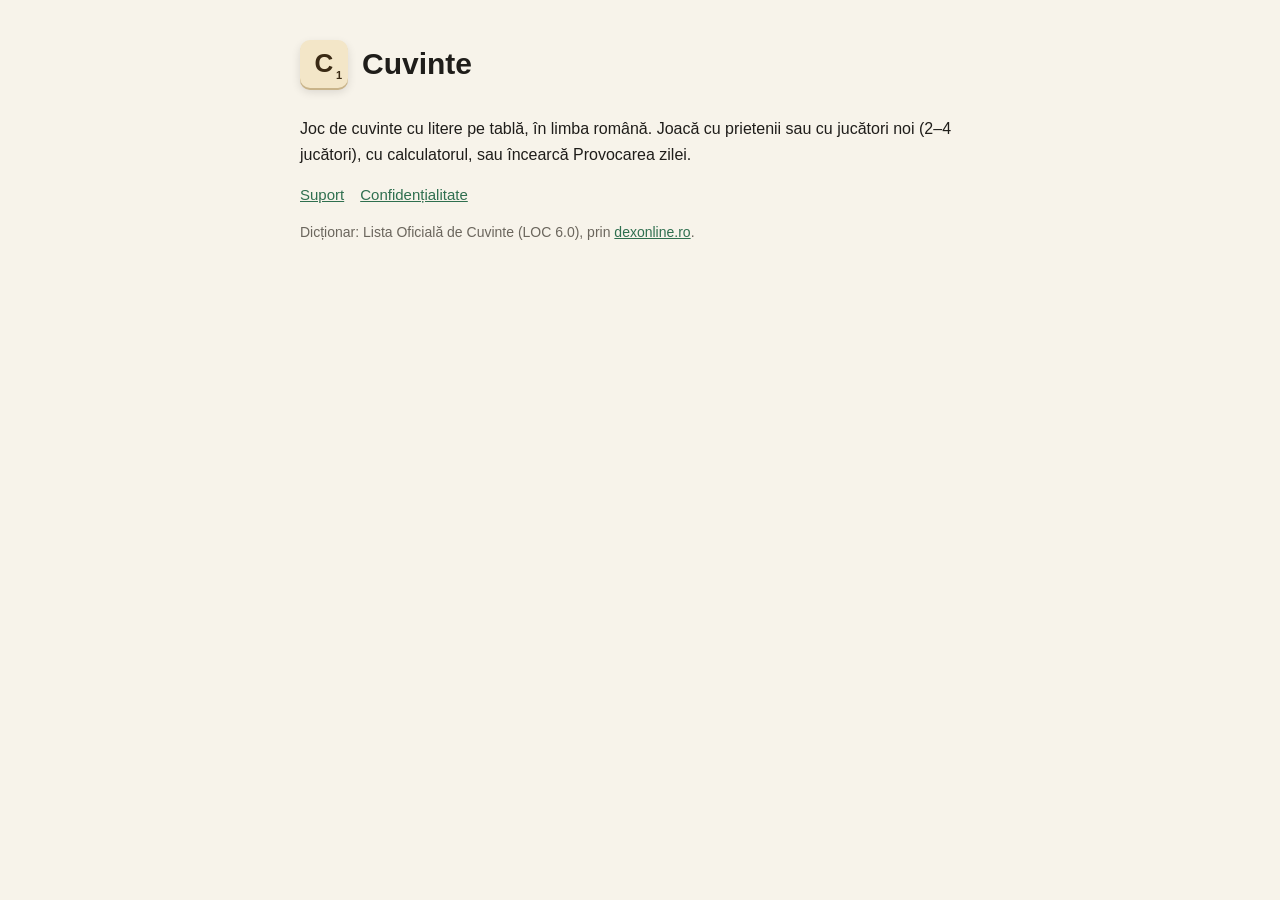
<file: index.html>
<!doctype html><html lang="ro"><head><meta charset="utf-8"><meta name="viewport" content="width=device-width,initial-scale=1"><title>Cuvinte — joc de cuvinte în română</title><link rel="stylesheet" href="style.css"></head><body><main>
<header><div class="tile">C<small>1</small></div><h1>Cuvinte</h1></header>
<p>Joc de cuvinte cu litere pe tablă, în limba română. Joacă cu prietenii sau cu jucători noi (2–4 jucători), cu calculatorul, sau încearcă Provocarea zilei.</p>
<nav><a href="support.html">Suport</a><a href="privacy.html">Confidențialitate</a></nav>
<p class="muted">Dicționar: Lista Oficială de Cuvinte (LOC 6.0), prin <a href="https://dexonline.ro">dexonline.ro</a>.</p>
</main></body></html>
</file>
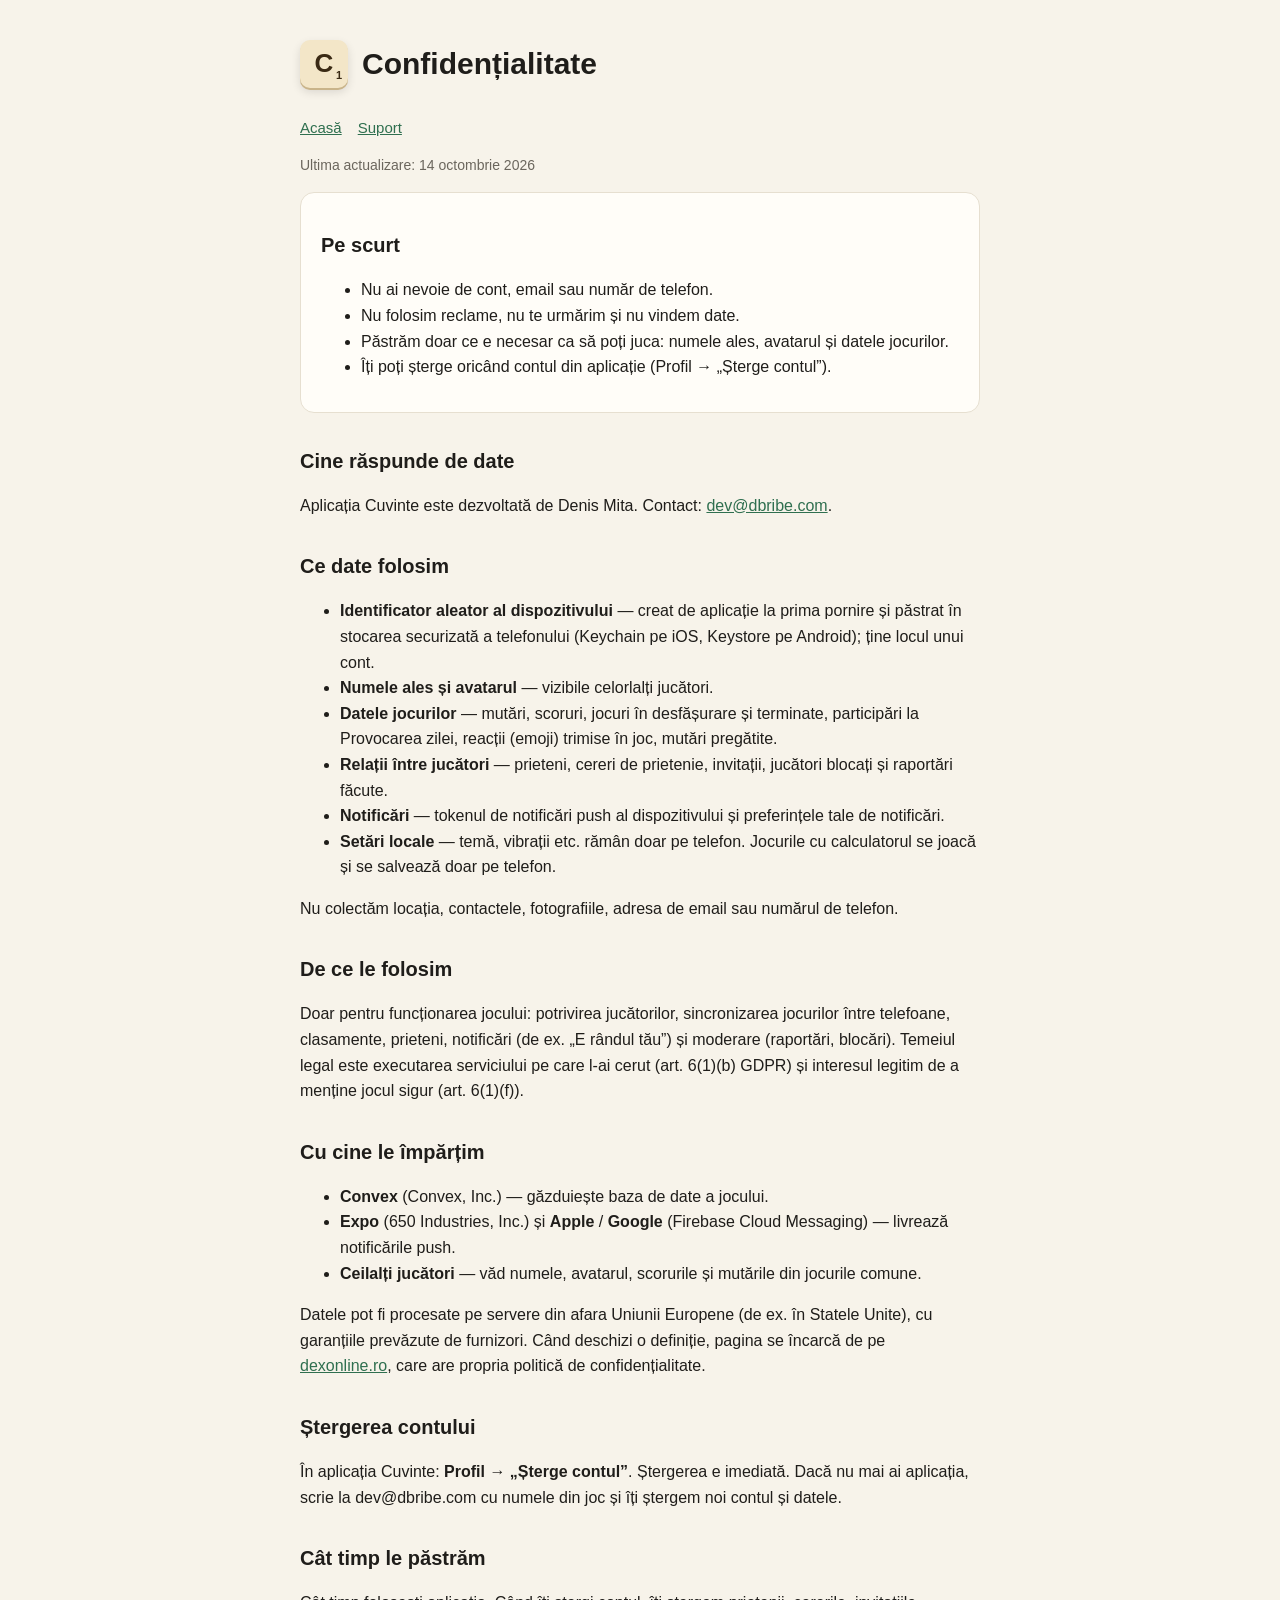
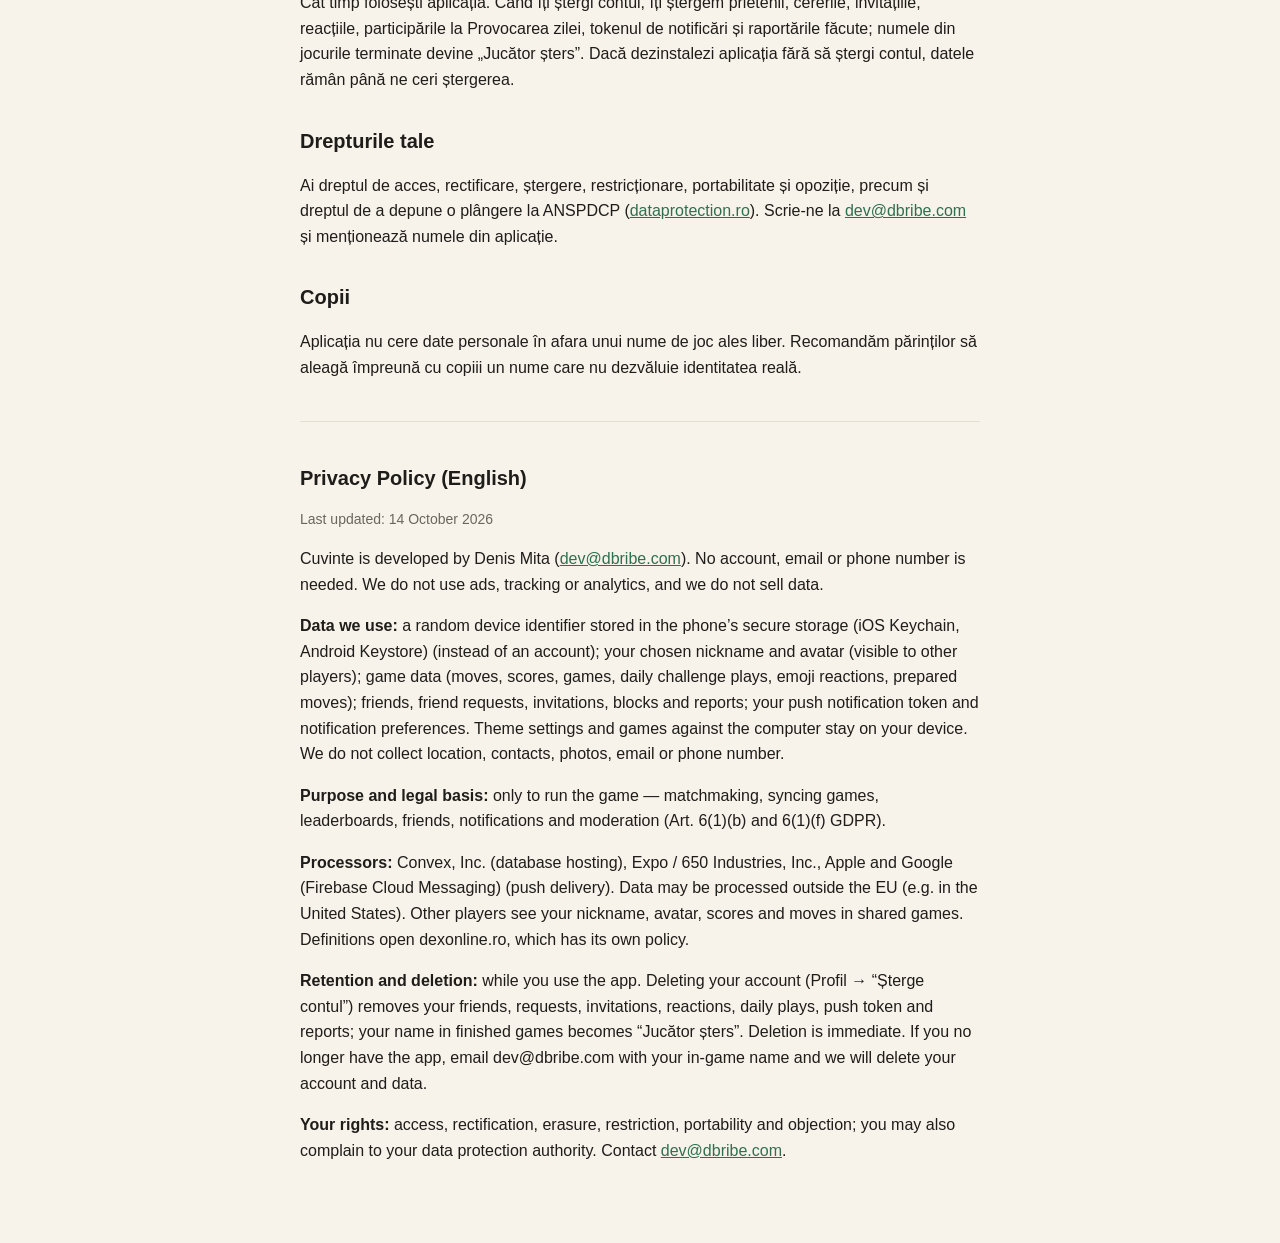
<file: privacy.html>
<!doctype html><html lang="ro"><head><meta charset="utf-8"><meta name="viewport" content="width=device-width,initial-scale=1"><title>Cuvinte — Politica de confidențialitate</title><link rel="stylesheet" href="style.css"></head><body><main>
<header><div class="tile">C<small>1</small></div><h1>Confidențialitate</h1></header>
<nav><a href="index.html">Acasă</a><a href="support.html">Suport</a></nav>
<p class="muted">Ultima actualizare: 14 octombrie 2026</p>
<div class="card">
<h2>Pe scurt</h2>
<ul>
<li>Nu ai nevoie de cont, email sau număr de telefon.</li>
<li>Nu folosim reclame, nu te urmărim și nu vindem date.</li>
<li>Păstrăm doar ce e necesar ca să poți juca: numele ales, avatarul și datele jocurilor.</li>
<li>Îți poți șterge oricând contul din aplicație (Profil → „Șterge contul”).</li>
</ul>
</div>
<h2>Cine răspunde de date</h2>
<p>Aplicația Cuvinte este dezvoltată de Denis Mita. Contact: <a href="mailto:dev@dbribe.com">dev@dbribe.com</a>.</p>
<h2>Ce date folosim</h2>
<ul>
<li><b>Identificator aleator al dispozitivului</b> — creat de aplicație la prima pornire și păstrat în stocarea securizată a telefonului (Keychain pe iOS, Keystore pe Android); ține locul unui cont.</li>
<li><b>Numele ales și avatarul</b> — vizibile celorlalți jucători.</li>
<li><b>Datele jocurilor</b> — mutări, scoruri, jocuri în desfășurare și terminate, participări la Provocarea zilei, reacții (emoji) trimise în joc, mutări pregătite.</li>
<li><b>Relații între jucători</b> — prieteni, cereri de prietenie, invitații, jucători blocați și raportări făcute.</li>
<li><b>Notificări</b> — tokenul de notificări push al dispozitivului și preferințele tale de notificări.</li>
<li><b>Setări locale</b> — temă, vibrații etc. rămân doar pe telefon. Jocurile cu calculatorul se joacă și se salvează doar pe telefon.</li>
</ul>
<p>Nu colectăm locația, contactele, fotografiile, adresa de email sau numărul de telefon.</p>
<h2>De ce le folosim</h2>
<p>Doar pentru funcționarea jocului: potrivirea jucătorilor, sincronizarea jocurilor între telefoane, clasamente, prieteni, notificări (de ex. „E rândul tău”) și moderare (raportări, blocări). Temeiul legal este executarea serviciului pe care l-ai cerut (art. 6(1)(b) GDPR) și interesul legitim de a menține jocul sigur (art. 6(1)(f)).</p>
<h2>Cu cine le împărțim</h2>
<ul>
<li><b>Convex</b> (Convex, Inc.) — găzduiește baza de date a jocului.</li>
<li><b>Expo</b> (650 Industries, Inc.) și <b>Apple</b> / <b>Google</b> (Firebase Cloud Messaging) — livrează notificările push.</li>
<li><b>Ceilalți jucători</b> — văd numele, avatarul, scorurile și mutările din jocurile comune.</li>
</ul>
<p>Datele pot fi procesate pe servere din afara Uniunii Europene (de ex. în Statele Unite), cu garanțiile prevăzute de furnizori. Când deschizi o definiție, pagina se încarcă de pe <a href="https://dexonline.ro">dexonline.ro</a>, care are propria politică de confidențialitate.</p>
<h2 id="stergere">Ștergerea contului</h2>
<p>În aplicația Cuvinte: <b>Profil → „Șterge contul”</b>. Ștergerea e imediată. Dacă nu mai ai aplicația, scrie la dev@dbribe.com cu numele din joc și îți ștergem noi contul și datele.</p>
<h2>Cât timp le păstrăm</h2>
<p>Cât timp folosești aplicația. Când îți ștergi contul, îți ștergem prietenii, cererile, invitațiile, reacțiile, participările la Provocarea zilei, tokenul de notificări și raportările făcute; numele din jocurile terminate devine „Jucător șters”. Dacă dezinstalezi aplicația fără să ștergi contul, datele rămân până ne ceri ștergerea.</p>
<h2>Drepturile tale</h2>
<p>Ai dreptul de acces, rectificare, ștergere, restricționare, portabilitate și opoziție, precum și dreptul de a depune o plângere la ANSPDCP (<a href="https://www.dataprotection.ro">dataprotection.ro</a>). Scrie-ne la <a href="mailto:dev@dbribe.com">dev@dbribe.com</a> și menționează numele din aplicație.</p>
<h2>Copii</h2>
<p>Aplicația nu cere date personale în afara unui nume de joc ales liber. Recomandăm părinților să aleagă împreună cu copiii un nume care nu dezvăluie identitatea reală.</p>
<hr>
<h2>Privacy Policy (English)</h2>
<p class="muted">Last updated: 14 October 2026</p>
<p>Cuvinte is developed by Denis Mita (<a href="mailto:dev@dbribe.com">dev@dbribe.com</a>). No account, email or phone number is needed. We do not use ads, tracking or analytics, and we do not sell data.</p>
<p><b>Data we use:</b> a random device identifier stored in the phone’s secure storage (iOS Keychain, Android Keystore) (instead of an account); your chosen nickname and avatar (visible to other players); game data (moves, scores, games, daily challenge plays, emoji reactions, prepared moves); friends, friend requests, invitations, blocks and reports; your push notification token and notification preferences. Theme settings and games against the computer stay on your device. We do not collect location, contacts, photos, email or phone number.</p>
<p><b>Purpose and legal basis:</b> only to run the game — matchmaking, syncing games, leaderboards, friends, notifications and moderation (Art. 6(1)(b) and 6(1)(f) GDPR).</p>
<p><b>Processors:</b> Convex, Inc. (database hosting), Expo / 650 Industries, Inc., Apple and Google (Firebase Cloud Messaging) (push delivery). Data may be processed outside the EU (e.g. in the United States). Other players see your nickname, avatar, scores and moves in shared games. Definitions open dexonline.ro, which has its own policy.</p>
<p><b>Retention and deletion:</b> while you use the app. Deleting your account (Profil → “Șterge contul”) removes your friends, requests, invitations, reactions, daily plays, push token and reports; your name in finished games becomes “Jucător șters”. Deletion is immediate. If you no longer have the app, email dev@dbribe.com with your in-game name and we will delete your account and data.</p>
<p><b>Your rights:</b> access, rectification, erasure, restriction, portability and objection; you may also complain to your data protection authority. Contact <a href="mailto:dev@dbribe.com">dev@dbribe.com</a>.</p>
</main></body></html>
</file>
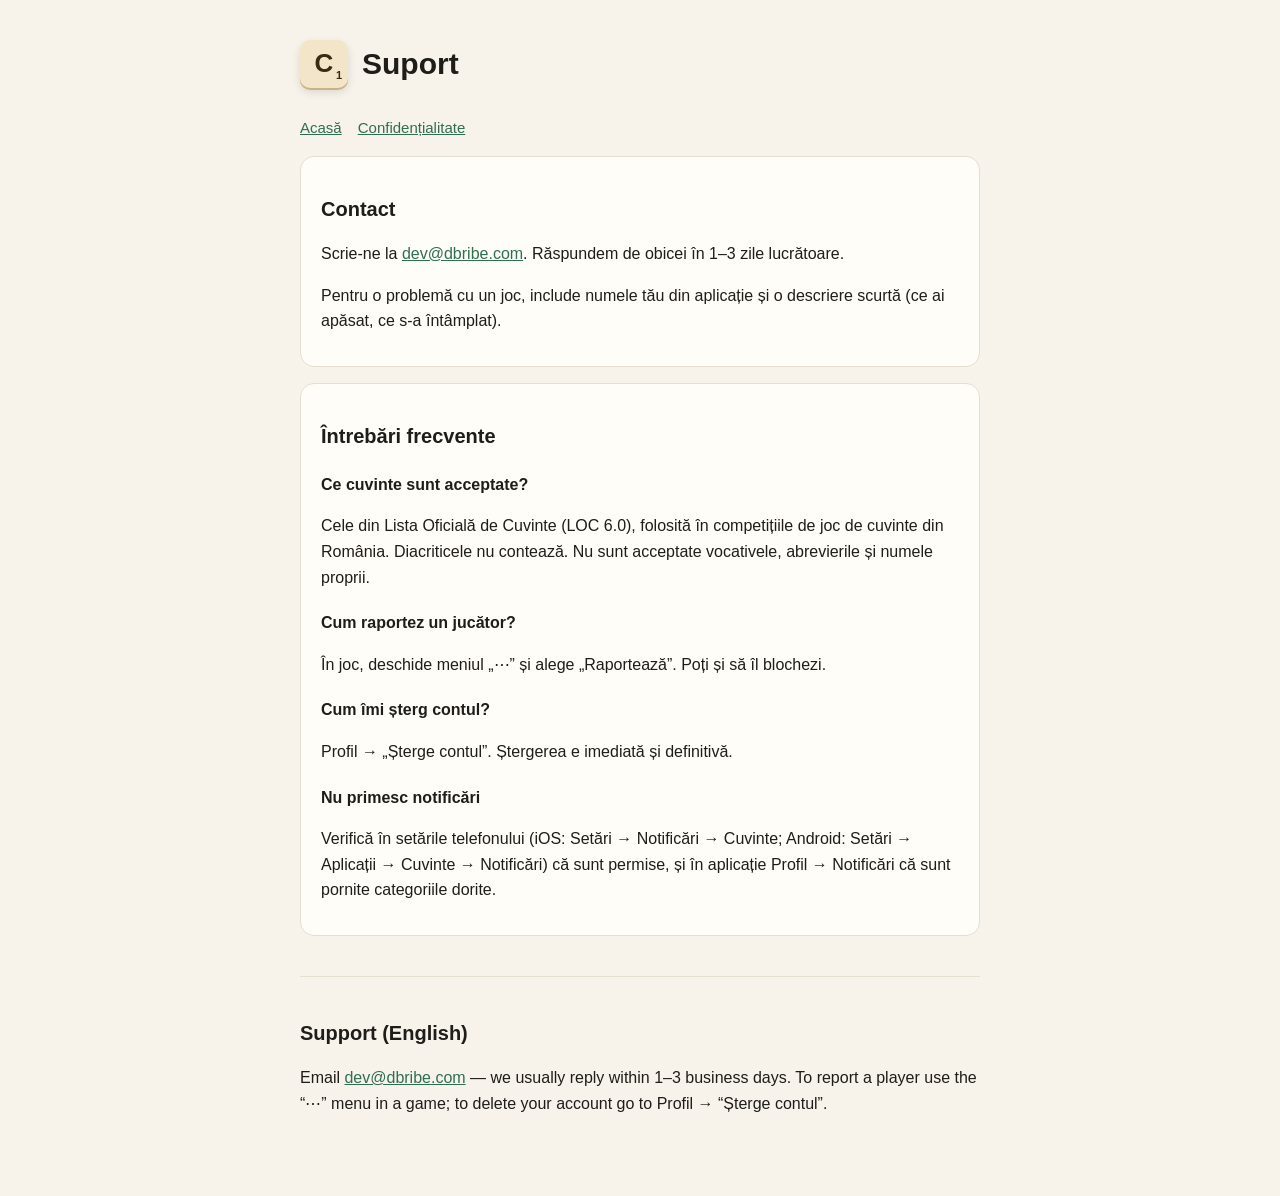
<file: support.html>
<!doctype html><html lang="ro"><head><meta charset="utf-8"><meta name="viewport" content="width=device-width,initial-scale=1"><title>Cuvinte — Suport</title><link rel="stylesheet" href="style.css"></head><body><main>
<header><div class="tile">C<small>1</small></div><h1>Suport</h1></header>
<nav><a href="index.html">Acasă</a><a href="privacy.html">Confidențialitate</a></nav>
<div class="card">
<h2>Contact</h2>
<p>Scrie-ne la <a href="mailto:dev@dbribe.com">dev@dbribe.com</a>. Răspundem de obicei în 1–3 zile lucrătoare.</p>
<p>Pentru o problemă cu un joc, include numele tău din aplicație și o descriere scurtă (ce ai apăsat, ce s-a întâmplat).</p>
</div>
<div class="card">
<h2>Întrebări frecvente</h2>
<h3>Ce cuvinte sunt acceptate?</h3><p>Cele din Lista Oficială de Cuvinte (LOC 6.0), folosită în competițiile de joc de cuvinte din România. Diacriticele nu contează. Nu sunt acceptate vocativele, abrevierile și numele proprii.</p>
<h3>Cum raportez un jucător?</h3><p>În joc, deschide meniul „⋯” și alege „Raportează”. Poți și să îl blochezi.</p>
<h3>Cum îmi șterg contul?</h3><p>Profil → „Șterge contul”. Ștergerea e imediată și definitivă.</p>
<h3>Nu primesc notificări</h3><p>Verifică în setările telefonului (iOS: Setări → Notificări → Cuvinte; Android: Setări → Aplicații → Cuvinte → Notificări) că sunt permise, și în aplicație Profil → Notificări că sunt pornite categoriile dorite.</p>
</div>
<hr>
<h2>Support (English)</h2>
<p>Email <a href="mailto:dev@dbribe.com">dev@dbribe.com</a> — we usually reply within 1–3 business days. To report a player use the “⋯” menu in a game; to delete your account go to Profil → “Șterge contul”.</p>
</main></body></html>
</file>
<file: style.css>
:root{--bg:#f7f3ea;--card:#fffdf8;--text:#1f1d1a;--muted:#6b665d;--accent:#2f6f4f;--line:#e6dfd0}
@media (prefers-color-scheme:dark){:root{--bg:#14130f;--card:#1d1b17;--text:#efe9dc;--muted:#a9a196;--accent:#7cc39b;--line:#2c2924}}
*{box-sizing:border-box}body{margin:0;background:var(--bg);color:var(--text);font:16px/1.6 -apple-system,BlinkMacSystemFont,"Segoe UI",Roboto,sans-serif}
main{max-width:720px;margin:0 auto;padding:40px 20px 64px}
header{display:flex;align-items:center;gap:14px;margin-bottom:28px}
.tile{width:48px;height:48px;border-radius:10px;background:#f3e6c8;color:#3a2a14;display:grid;place-items:center;font-weight:800;font-size:26px;box-shadow:0 2px 0 #c9b48a,0 4px 10px rgba(0,0,0,.12);position:relative}
.tile small{position:absolute;right:6px;bottom:3px;font-size:11px;font-weight:700}
h1{font-size:30px;margin:0}h2{font-size:20px;margin:32px 0 8px}h3{font-size:16px;margin:20px 0 4px}
.card{background:var(--card);border:1px solid var(--line);border-radius:14px;padding:4px 20px 16px;margin:16px 0}
p,li{color:var(--text)}.muted{color:var(--muted);font-size:14px}a{color:var(--accent)}
nav{display:flex;gap:16px;margin-bottom:8px;font-size:15px}hr{border:0;border-top:1px solid var(--line);margin:40px 0}
</file>
